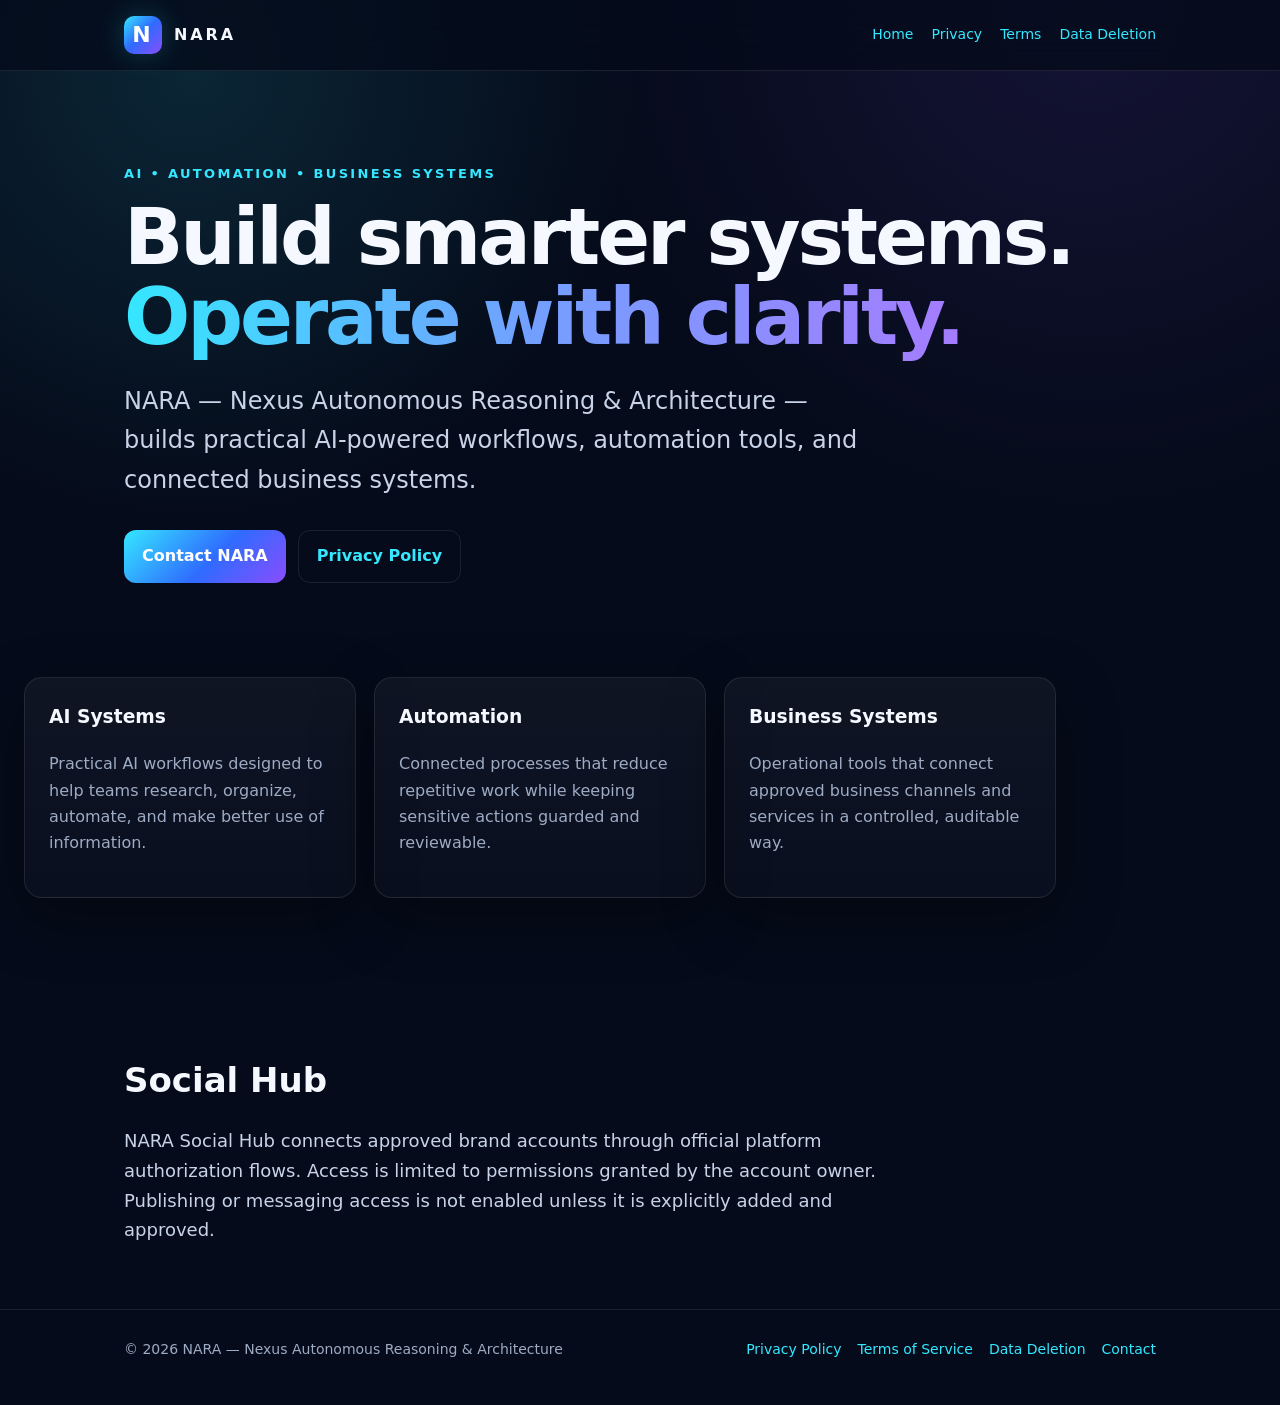
<file: index.html>
<!doctype html><html lang="en"><head><meta charset="utf-8"><meta name="viewport" content="width=device-width,initial-scale=1"><title>NARA — AI • Automation • Business Systems</title><meta name="description" content="NARA builds practical AI, automation, and business systems."><meta name="theme-color" content="#050B1A"><link rel="stylesheet" href="./styles.css"></head><body><nav class="nav"><div class="nav-inner"><a class="brand" href="./index.html"><span class="mark">N</span><span>NARA</span></a><div class="nav-links"><a href="./index.html">Home</a><a href="./privacy.html">Privacy</a><a href="./terms.html">Terms</a><a href="./data-deletion.html">Data Deletion</a></div></div></nav><main><section class="hero"><div class="wrap"><div class="eyebrow">AI • Automation • Business Systems</div><h1>Build smarter systems.<br><span class="gradient">Operate with clarity.</span></h1><p class="lead">NARA — Nexus Autonomous Reasoning &amp; Architecture — builds practical AI-powered workflows, automation tools, and connected business systems.</p><div class="actions"><a class="btn primary" href="mailto:nara.ai.systems@gmail.com">Contact NARA</a><a class="btn" href="./privacy.html">Privacy Policy</a></div></div></section><section class="wrap grid"><article class="card"><h3>AI Systems</h3><p>Practical AI workflows designed to help teams research, organize, automate, and make better use of information.</p></article><article class="card"><h3>Automation</h3><p>Connected processes that reduce repetitive work while keeping sensitive actions guarded and reviewable.</p></article><article class="card"><h3>Business Systems</h3><p>Operational tools that connect approved business channels and services in a controlled, auditable way.</p></article></section><section class="section"><div class="wrap"><h2>Social Hub</h2><p class="lead" style="font-size:18px">NARA Social Hub connects approved brand accounts through official platform authorization flows. Access is limited to permissions granted by the account owner. Publishing or messaging access is not enabled unless it is explicitly added and approved.</p></div></section></main><footer><div class="wrap footer-row"><div>© 2026 NARA — Nexus Autonomous Reasoning &amp; Architecture</div><div class="footer-links"><a href="./privacy.html">Privacy Policy</a><a href="./terms.html">Terms of Service</a><a href="./data-deletion.html">Data Deletion</a><a href="mailto:nara.ai.systems@gmail.com">Contact</a></div></div></footer></body></html>
</file>
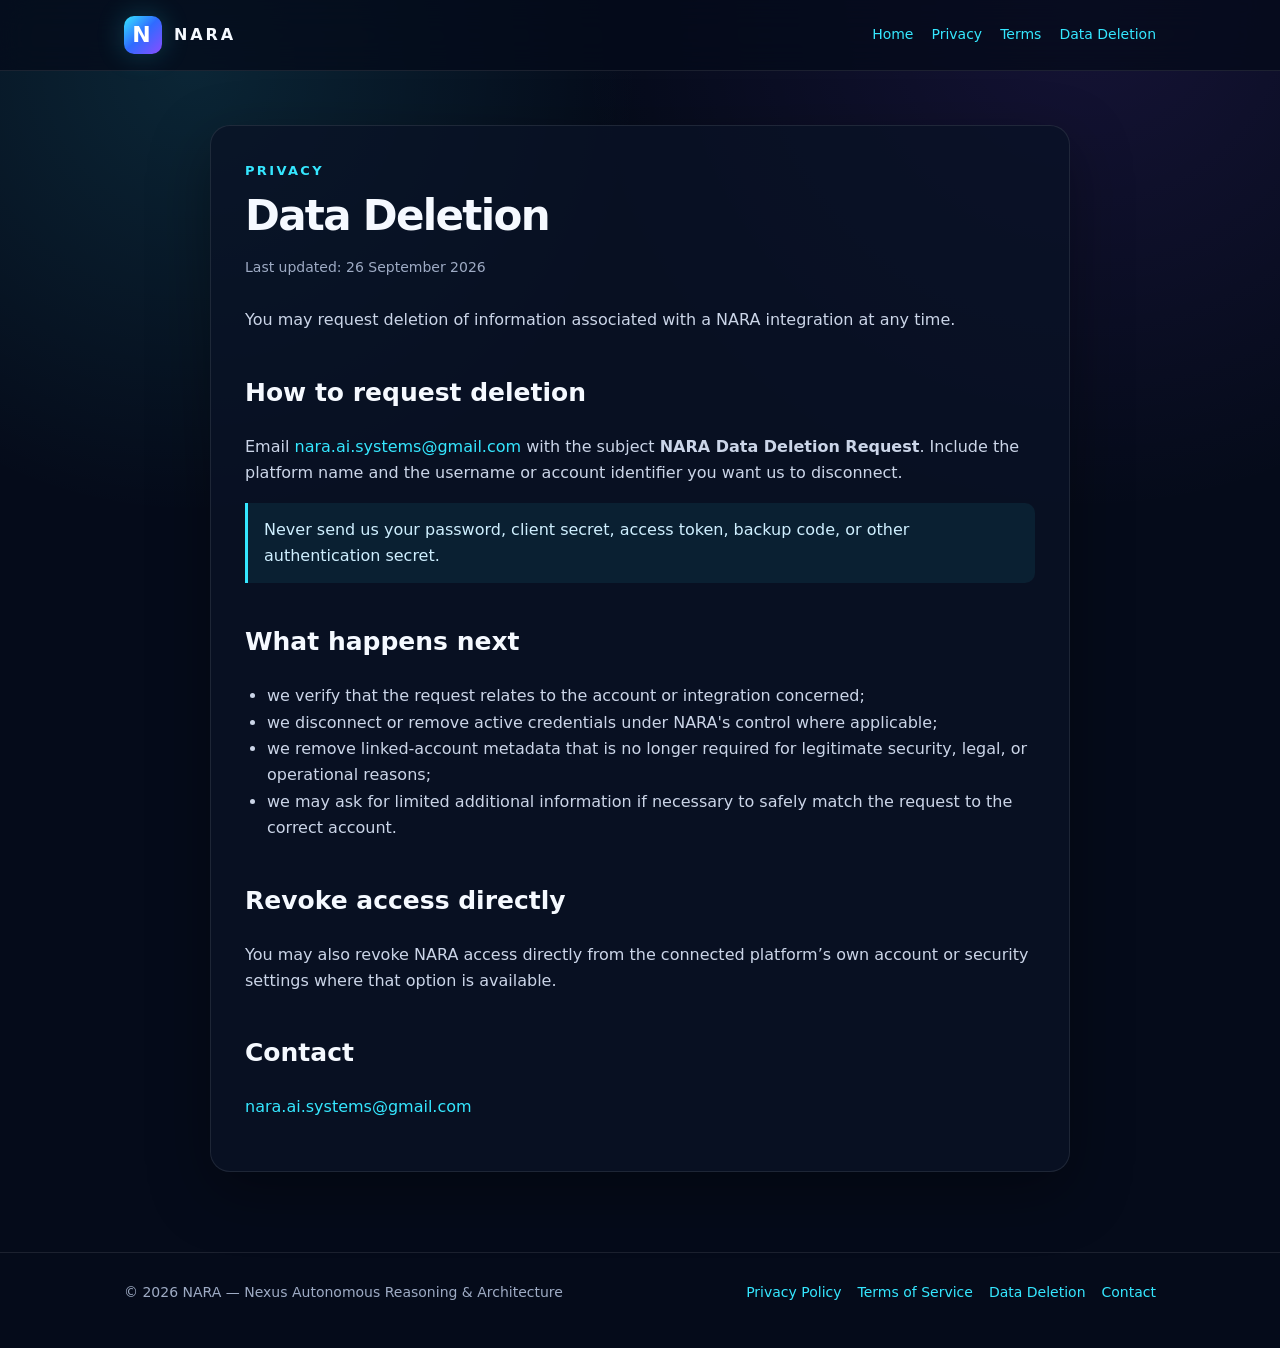
<file: data-deletion.html>
<!doctype html><html lang="en"><head><meta charset="utf-8"><meta name="viewport" content="width=device-width,initial-scale=1"><title>Data Deletion — NARA</title><meta name="description" content="How to request deletion of data associated with a NARA integration."><meta name="theme-color" content="#050B1A"><link rel="stylesheet" href="./styles.css"></head><body><nav class="nav"><div class="nav-inner"><a class="brand" href="./index.html"><span class="mark">N</span><span>NARA</span></a><div class="nav-links"><a href="./index.html">Home</a><a href="./privacy.html">Privacy</a><a href="./terms.html">Terms</a><a href="./data-deletion.html">Data Deletion</a></div></div></nav><main class="wrap"><article class="prose"><div class="eyebrow">Privacy</div><h1>Data Deletion</h1><div class="meta">Last updated: 26 September 2026</div><p>You may request deletion of information associated with a NARA integration at any time.</p><h2>How to request deletion</h2><p>Email <a href="mailto:nara.ai.systems@gmail.com?subject=NARA%20Data%20Deletion%20Request">nara.ai.systems@gmail.com</a> with the subject <strong>NARA Data Deletion Request</strong>. Include the platform name and the username or account identifier you want us to disconnect.</p><div class="notice">Never send us your password, client secret, access token, backup code, or other authentication secret.</div><h2>What happens next</h2><ul><li>we verify that the request relates to the account or integration concerned;</li><li>we disconnect or remove active credentials under NARA's control where applicable;</li><li>we remove linked-account metadata that is no longer required for legitimate security, legal, or operational reasons;</li><li>we may ask for limited additional information if necessary to safely match the request to the correct account.</li></ul><h2>Revoke access directly</h2><p>You may also revoke NARA access directly from the connected platform’s own account or security settings where that option is available.</p><h2>Contact</h2><p><a href="mailto:nara.ai.systems@gmail.com">nara.ai.systems@gmail.com</a></p></article></main><footer><div class="wrap footer-row"><div>© 2026 NARA — Nexus Autonomous Reasoning &amp; Architecture</div><div class="footer-links"><a href="./privacy.html">Privacy Policy</a><a href="./terms.html">Terms of Service</a><a href="./data-deletion.html">Data Deletion</a><a href="mailto:nara.ai.systems@gmail.com">Contact</a></div></div></footer></body></html>
</file>
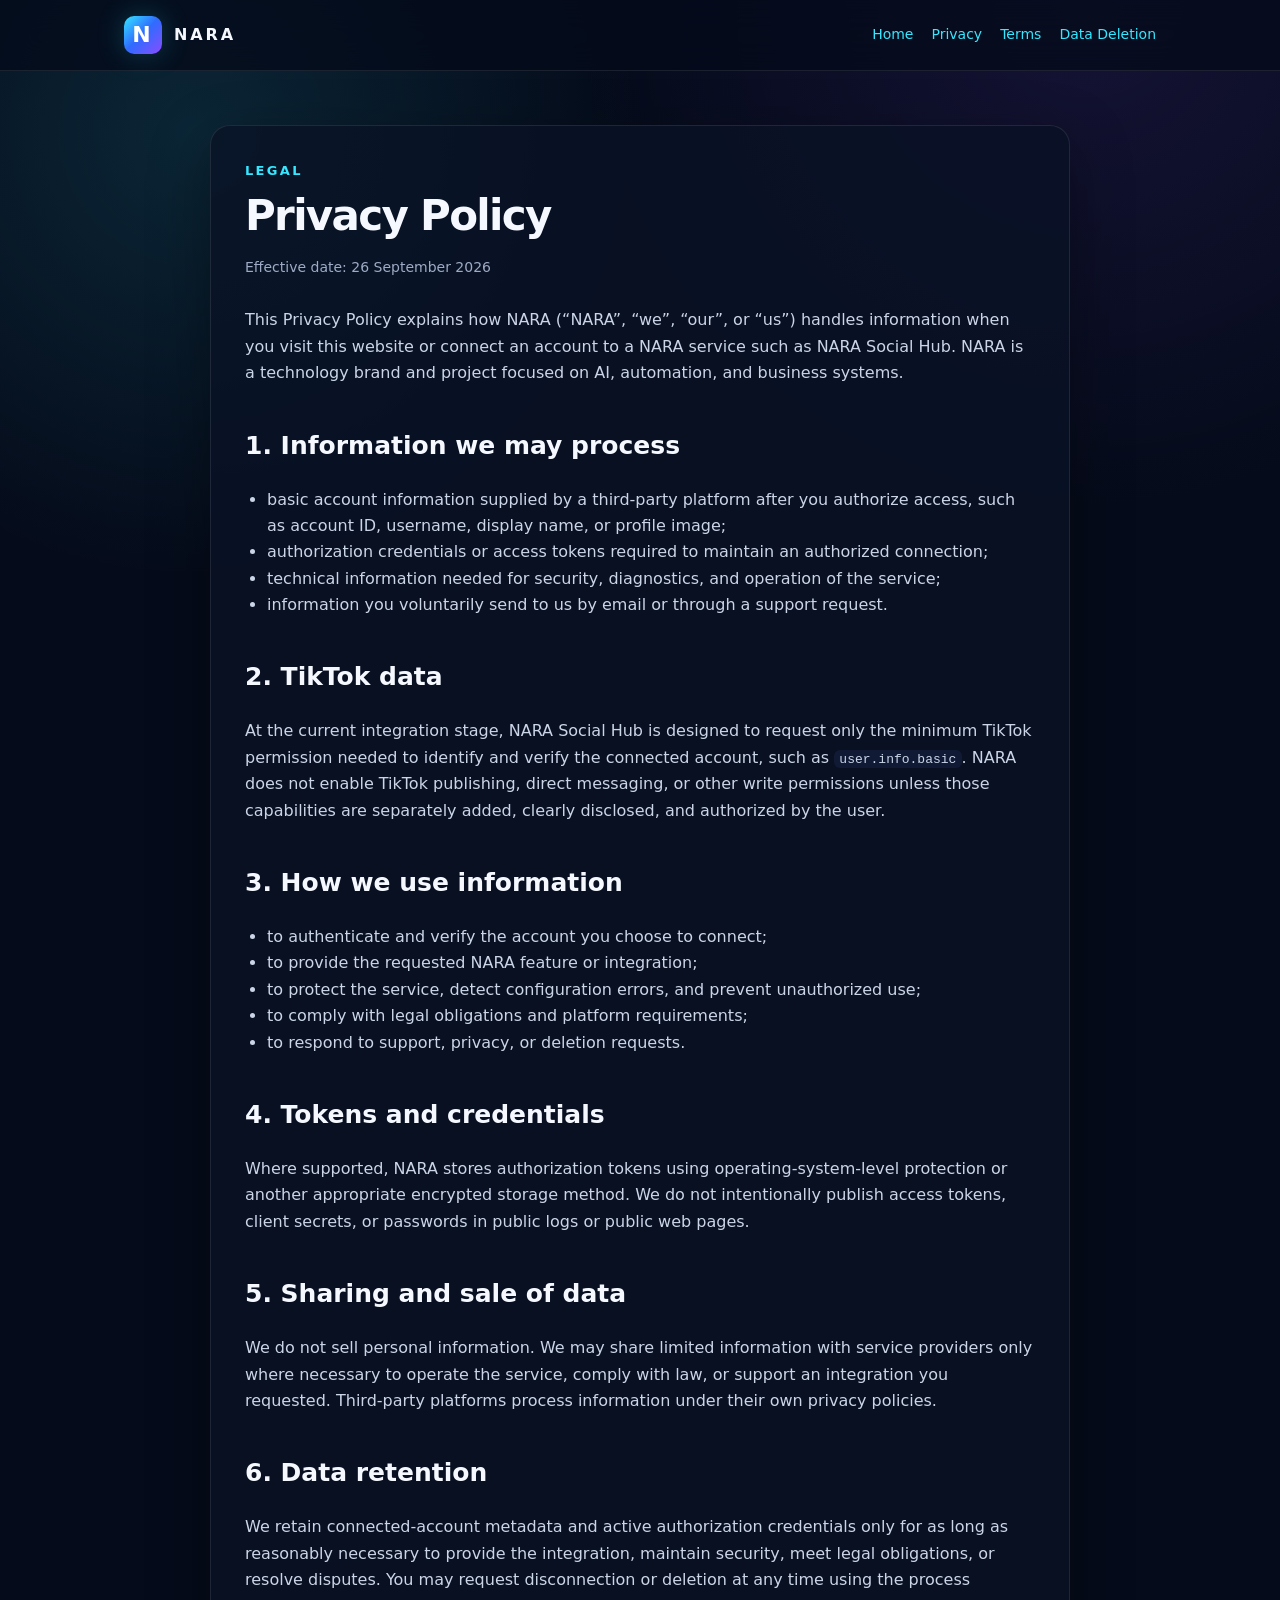
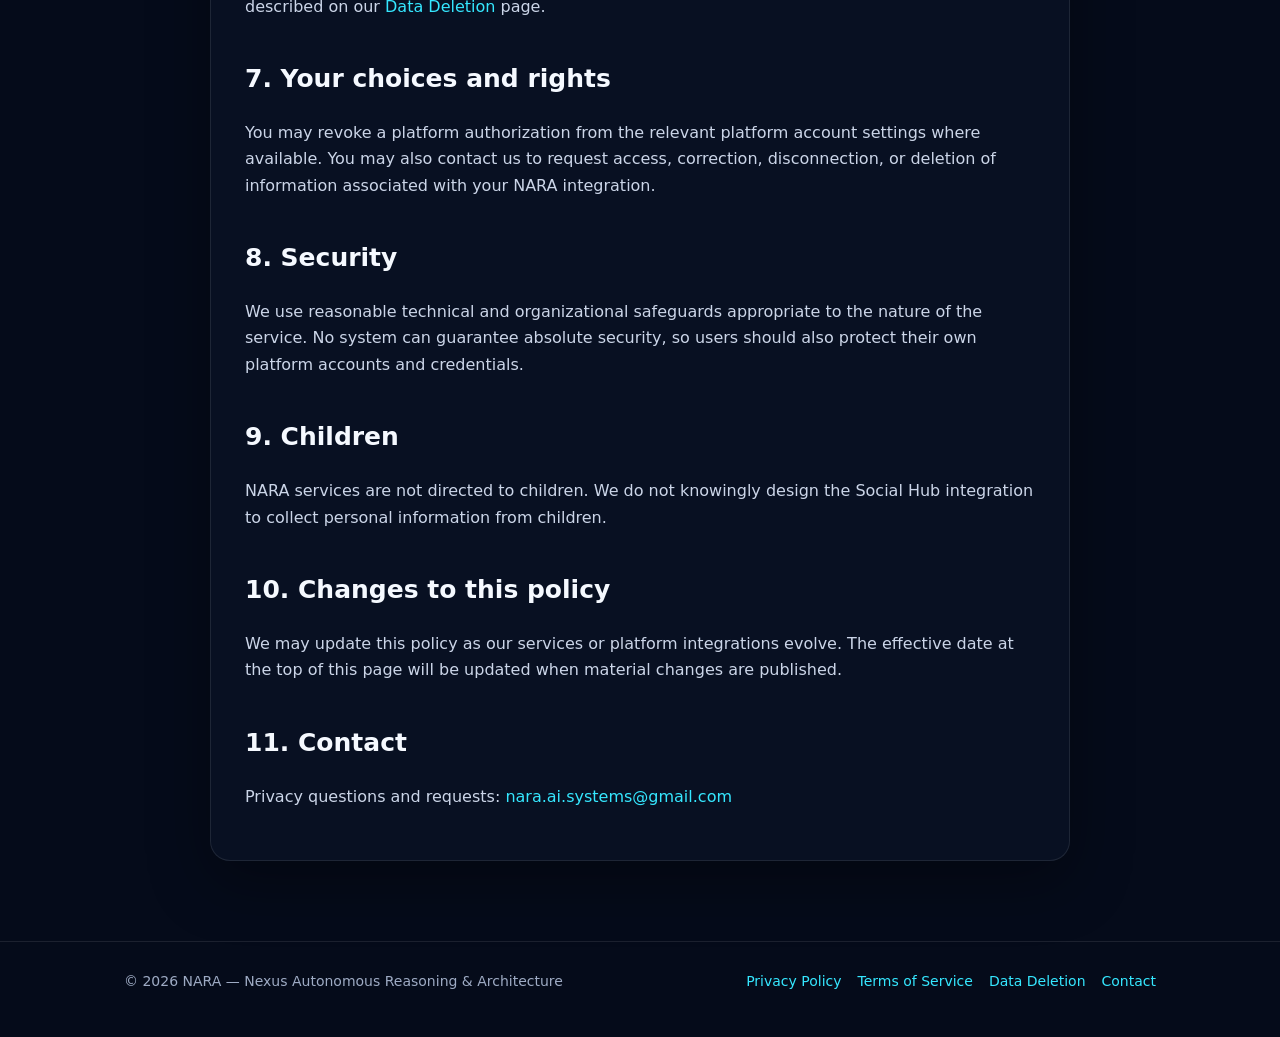
<file: privacy.html>
<!doctype html><html lang="en"><head><meta charset="utf-8"><meta name="viewport" content="width=device-width,initial-scale=1"><title>Privacy Policy — NARA</title><meta name="description" content="Privacy Policy for NARA websites and integrations."><meta name="theme-color" content="#050B1A"><link rel="stylesheet" href="./styles.css"></head><body><nav class="nav"><div class="nav-inner"><a class="brand" href="./index.html"><span class="mark">N</span><span>NARA</span></a><div class="nav-links"><a href="./index.html">Home</a><a href="./privacy.html">Privacy</a><a href="./terms.html">Terms</a><a href="./data-deletion.html">Data Deletion</a></div></div></nav><main class="wrap"><article class="prose"><div class="eyebrow">Legal</div><h1>Privacy Policy</h1><div class="meta">Effective date: 26 September 2026</div><p>This Privacy Policy explains how NARA (“NARA”, “we”, “our”, or “us”) handles information when you visit this website or connect an account to a NARA service such as NARA Social Hub. NARA is a technology brand and project focused on AI, automation, and business systems.</p><h2>1. Information we may process</h2><ul><li>basic account information supplied by a third-party platform after you authorize access, such as account ID, username, display name, or profile image;</li><li>authorization credentials or access tokens required to maintain an authorized connection;</li><li>technical information needed for security, diagnostics, and operation of the service;</li><li>information you voluntarily send to us by email or through a support request.</li></ul><h2>2. TikTok data</h2><p>At the current integration stage, NARA Social Hub is designed to request only the minimum TikTok permission needed to identify and verify the connected account, such as <code>user.info.basic</code>. NARA does not enable TikTok publishing, direct messaging, or other write permissions unless those capabilities are separately added, clearly disclosed, and authorized by the user.</p><h2>3. How we use information</h2><ul><li>to authenticate and verify the account you choose to connect;</li><li>to provide the requested NARA feature or integration;</li><li>to protect the service, detect configuration errors, and prevent unauthorized use;</li><li>to comply with legal obligations and platform requirements;</li><li>to respond to support, privacy, or deletion requests.</li></ul><h2>4. Tokens and credentials</h2><p>Where supported, NARA stores authorization tokens using operating-system-level protection or another appropriate encrypted storage method. We do not intentionally publish access tokens, client secrets, or passwords in public logs or public web pages.</p><h2>5. Sharing and sale of data</h2><p>We do not sell personal information. We may share limited information with service providers only where necessary to operate the service, comply with law, or support an integration you requested. Third-party platforms process information under their own privacy policies.</p><h2>6. Data retention</h2><p>We retain connected-account metadata and active authorization credentials only for as long as reasonably necessary to provide the integration, maintain security, meet legal obligations, or resolve disputes. You may request disconnection or deletion at any time using the process described on our <a href="./data-deletion.html">Data Deletion</a> page.</p><h2>7. Your choices and rights</h2><p>You may revoke a platform authorization from the relevant platform account settings where available. You may also contact us to request access, correction, disconnection, or deletion of information associated with your NARA integration.</p><h2>8. Security</h2><p>We use reasonable technical and organizational safeguards appropriate to the nature of the service. No system can guarantee absolute security, so users should also protect their own platform accounts and credentials.</p><h2>9. Children</h2><p>NARA services are not directed to children. We do not knowingly design the Social Hub integration to collect personal information from children.</p><h2>10. Changes to this policy</h2><p>We may update this policy as our services or platform integrations evolve. The effective date at the top of this page will be updated when material changes are published.</p><h2>11. Contact</h2><p>Privacy questions and requests: <a href="mailto:nara.ai.systems@gmail.com">nara.ai.systems@gmail.com</a></p></article></main><footer><div class="wrap footer-row"><div>© 2026 NARA — Nexus Autonomous Reasoning &amp; Architecture</div><div class="footer-links"><a href="./privacy.html">Privacy Policy</a><a href="./terms.html">Terms of Service</a><a href="./data-deletion.html">Data Deletion</a><a href="mailto:nara.ai.systems@gmail.com">Contact</a></div></div></footer></body></html>
</file>
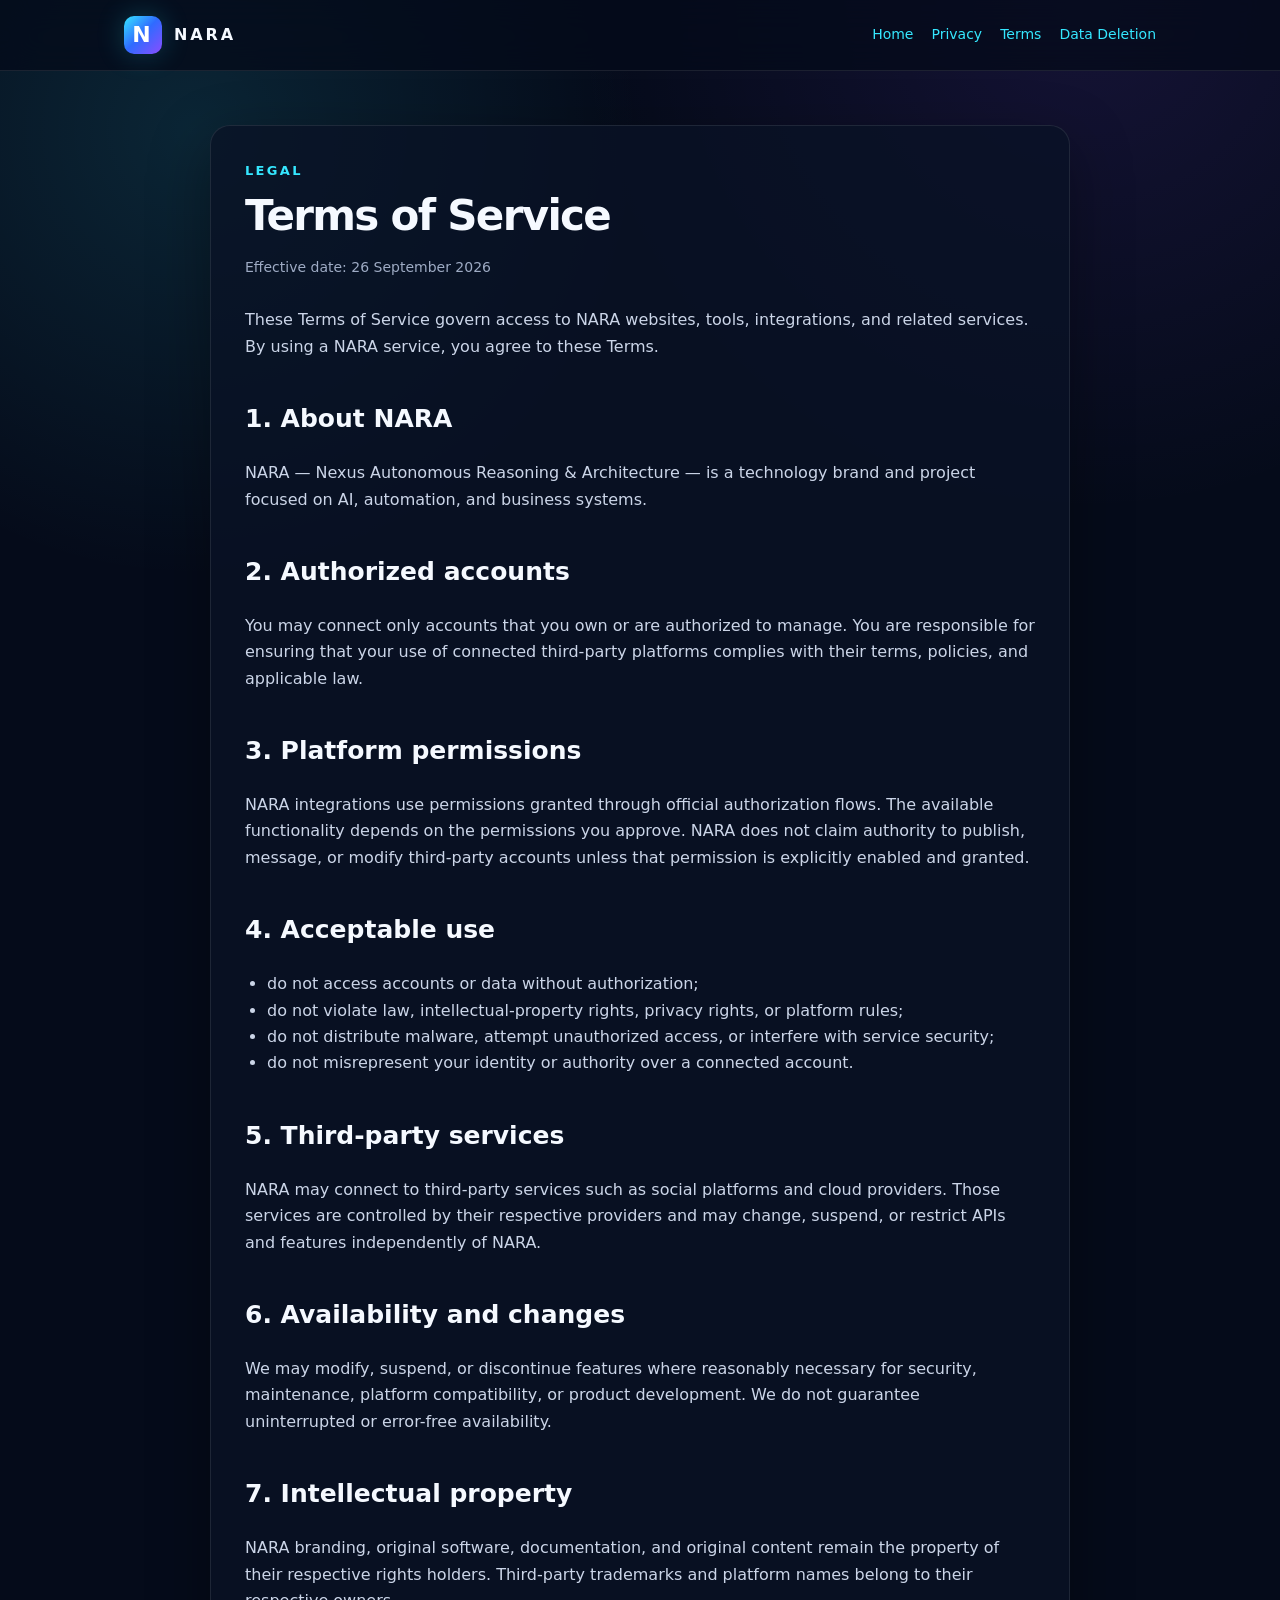
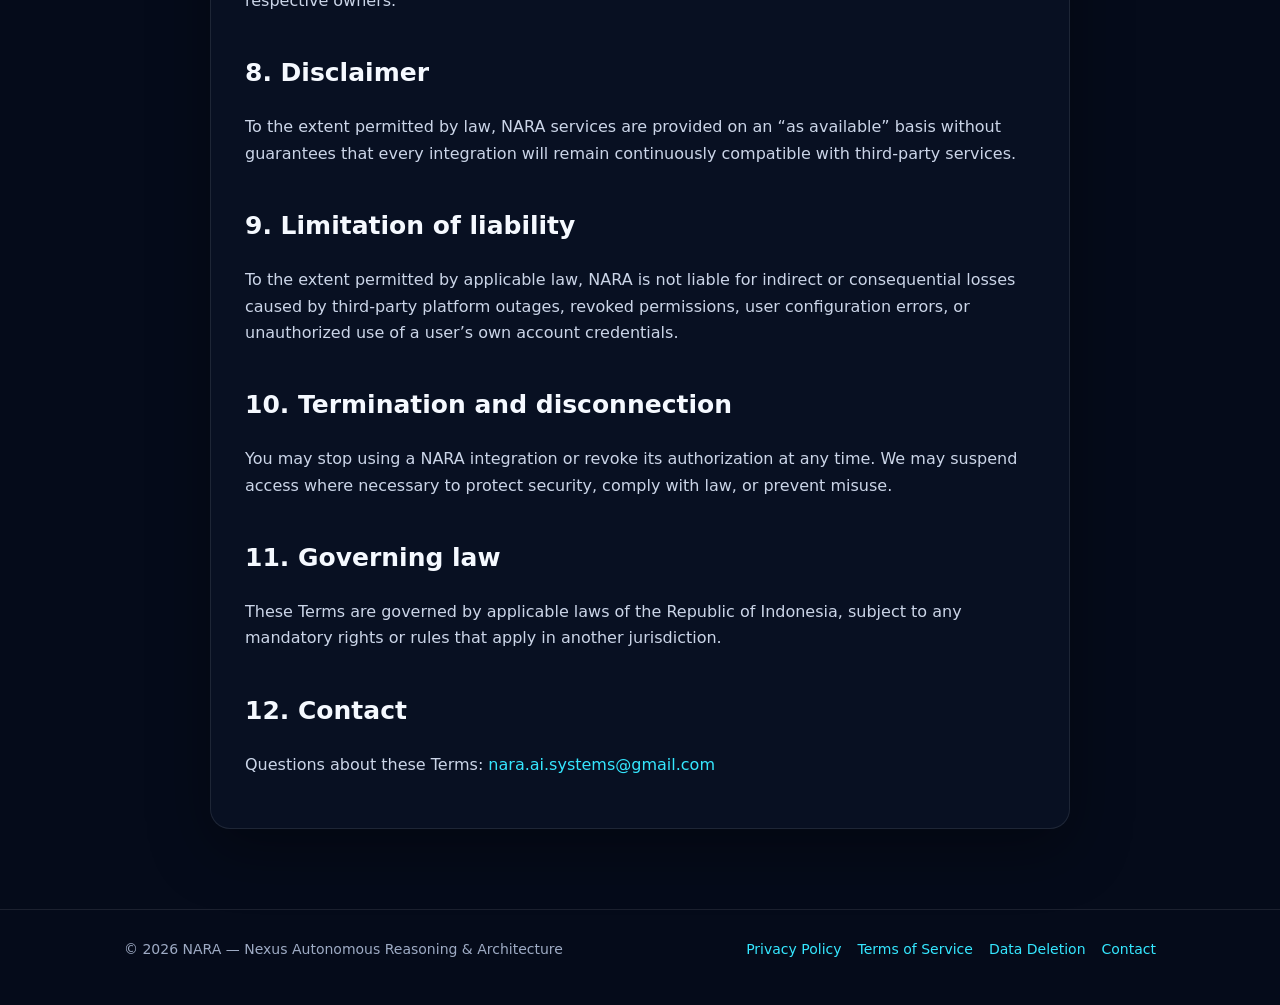
<file: terms.html>
<!doctype html><html lang="en"><head><meta charset="utf-8"><meta name="viewport" content="width=device-width,initial-scale=1"><title>Terms of Service — NARA</title><meta name="description" content="Terms of Service for NARA websites and integrations."><meta name="theme-color" content="#050B1A"><link rel="stylesheet" href="./styles.css"></head><body><nav class="nav"><div class="nav-inner"><a class="brand" href="./index.html"><span class="mark">N</span><span>NARA</span></a><div class="nav-links"><a href="./index.html">Home</a><a href="./privacy.html">Privacy</a><a href="./terms.html">Terms</a><a href="./data-deletion.html">Data Deletion</a></div></div></nav><main class="wrap"><article class="prose"><div class="eyebrow">Legal</div><h1>Terms of Service</h1><div class="meta">Effective date: 26 September 2026</div><p>These Terms of Service govern access to NARA websites, tools, integrations, and related services. By using a NARA service, you agree to these Terms.</p><h2>1. About NARA</h2><p>NARA — Nexus Autonomous Reasoning &amp; Architecture — is a technology brand and project focused on AI, automation, and business systems.</p><h2>2. Authorized accounts</h2><p>You may connect only accounts that you own or are authorized to manage. You are responsible for ensuring that your use of connected third-party platforms complies with their terms, policies, and applicable law.</p><h2>3. Platform permissions</h2><p>NARA integrations use permissions granted through official authorization flows. The available functionality depends on the permissions you approve. NARA does not claim authority to publish, message, or modify third-party accounts unless that permission is explicitly enabled and granted.</p><h2>4. Acceptable use</h2><ul><li>do not access accounts or data without authorization;</li><li>do not violate law, intellectual-property rights, privacy rights, or platform rules;</li><li>do not distribute malware, attempt unauthorized access, or interfere with service security;</li><li>do not misrepresent your identity or authority over a connected account.</li></ul><h2>5. Third-party services</h2><p>NARA may connect to third-party services such as social platforms and cloud providers. Those services are controlled by their respective providers and may change, suspend, or restrict APIs and features independently of NARA.</p><h2>6. Availability and changes</h2><p>We may modify, suspend, or discontinue features where reasonably necessary for security, maintenance, platform compatibility, or product development. We do not guarantee uninterrupted or error-free availability.</p><h2>7. Intellectual property</h2><p>NARA branding, original software, documentation, and original content remain the property of their respective rights holders. Third-party trademarks and platform names belong to their respective owners.</p><h2>8. Disclaimer</h2><p>To the extent permitted by law, NARA services are provided on an “as available” basis without guarantees that every integration will remain continuously compatible with third-party services.</p><h2>9. Limitation of liability</h2><p>To the extent permitted by applicable law, NARA is not liable for indirect or consequential losses caused by third-party platform outages, revoked permissions, user configuration errors, or unauthorized use of a user’s own account credentials.</p><h2>10. Termination and disconnection</h2><p>You may stop using a NARA integration or revoke its authorization at any time. We may suspend access where necessary to protect security, comply with law, or prevent misuse.</p><h2>11. Governing law</h2><p>These Terms are governed by applicable laws of the Republic of Indonesia, subject to any mandatory rights or rules that apply in another jurisdiction.</p><h2>12. Contact</h2><p>Questions about these Terms: <a href="mailto:nara.ai.systems@gmail.com">nara.ai.systems@gmail.com</a></p></article></main><footer><div class="wrap footer-row"><div>© 2026 NARA — Nexus Autonomous Reasoning &amp; Architecture</div><div class="footer-links"><a href="./privacy.html">Privacy Policy</a><a href="./terms.html">Terms of Service</a><a href="./data-deletion.html">Data Deletion</a><a href="mailto:nara.ai.systems@gmail.com">Contact</a></div></div></footer></body></html>
</file>
<file: styles.css>
:root{--bg:#050B1A;--panel:#0A1226;--text:#F5F9FF;--muted:#9EABC4;--cyan:#35E7FF;--blue:#2F6BFF;--purple:#8A4DFF;--line:rgba(255,255,255,.09);--shadow:0 20px 60px rgba(0,0,0,.35)}
*{box-sizing:border-box}html{scroll-behavior:smooth}body{margin:0;font-family:Inter,ui-sans-serif,system-ui,-apple-system,BlinkMacSystemFont,"Segoe UI",sans-serif;background:radial-gradient(circle at 15% 5%,rgba(53,231,255,.12),transparent 28rem),radial-gradient(circle at 85% 0%,rgba(138,77,255,.12),transparent 32rem),var(--bg);color:var(--text);line-height:1.65}a{color:var(--cyan);text-decoration:none}a:hover{text-decoration:underline}.wrap{max-width:1080px;margin:0 auto;padding:0 24px}.nav{position:sticky;top:0;z-index:10;backdrop-filter:blur(16px);background:rgba(5,11,26,.78);border-bottom:1px solid var(--line)}.nav-inner{max-width:1080px;margin:auto;padding:16px 24px;display:flex;align-items:center;justify-content:space-between;gap:24px}.brand{display:flex;align-items:center;gap:12px;color:var(--text);font-weight:800;letter-spacing:.18em}.mark{width:38px;height:38px;border-radius:10px;display:grid;place-items:center;font-size:22px;font-weight:900;background:linear-gradient(135deg,var(--cyan),var(--blue) 48%,var(--purple));color:white;box-shadow:0 0 28px rgba(53,231,255,.22)}.nav-links{display:flex;gap:18px;flex-wrap:wrap;font-size:14px}.hero{padding:92px 0 64px}.eyebrow{color:var(--cyan);font-size:13px;letter-spacing:.18em;text-transform:uppercase;font-weight:700}h1{font-size:clamp(42px,7vw,78px);line-height:1.02;margin:14px 0 18px;letter-spacing:-.04em}.gradient{background:linear-gradient(90deg,var(--cyan),#72A0FF 48%,#A57CFF);-webkit-background-clip:text;background-clip:text;color:transparent}.lead{font-size:clamp(18px,2.2vw,24px);color:#C9D3E8;max-width:760px}.actions{display:flex;gap:12px;flex-wrap:wrap;margin-top:30px}.btn{display:inline-flex;align-items:center;justify-content:center;padding:12px 18px;border-radius:12px;border:1px solid var(--line);font-weight:700}.btn.primary{background:linear-gradient(135deg,var(--cyan),var(--blue) 55%,var(--purple));color:white;border:0}.grid{display:grid;grid-template-columns:repeat(3,1fr);gap:18px;margin:30px 0 80px}.card{background:linear-gradient(180deg,rgba(255,255,255,.045),rgba(255,255,255,.02));border:1px solid var(--line);border-radius:18px;padding:24px;box-shadow:var(--shadow)}.card h3{margin-top:0}.card p{color:var(--muted)}.section{padding:46px 0}.section h2{font-size:34px;margin-bottom:12px}.prose{max-width:860px;margin:54px auto 80px;padding:34px;background:rgba(10,18,38,.78);border:1px solid var(--line);border-radius:20px;box-shadow:var(--shadow)}.prose h1{font-size:42px}.prose h2{font-size:25px;margin-top:38px}.prose p,.prose li{color:#CBD5E8}.prose ul{padding-left:22px}.meta{color:var(--muted);font-size:14px;margin-bottom:28px}.notice{border-left:3px solid var(--cyan);padding:14px 16px;background:rgba(53,231,255,.07);border-radius:0 10px 10px 0;color:#CFEFFF}footer{border-top:1px solid var(--line);padding:28px 0 44px;color:var(--muted);font-size:14px}.footer-row{display:flex;justify-content:space-between;gap:16px;flex-wrap:wrap}.footer-links{display:flex;gap:16px;flex-wrap:wrap}code{background:#101A34;padding:.12em .4em;border-radius:6px}@media(max-width:780px){.grid{grid-template-columns:1fr}.nav-inner{align-items:flex-start}.nav-links{justify-content:flex-end}.hero{padding-top:64px}.prose{padding:24px;margin-top:32px}}
</file>
